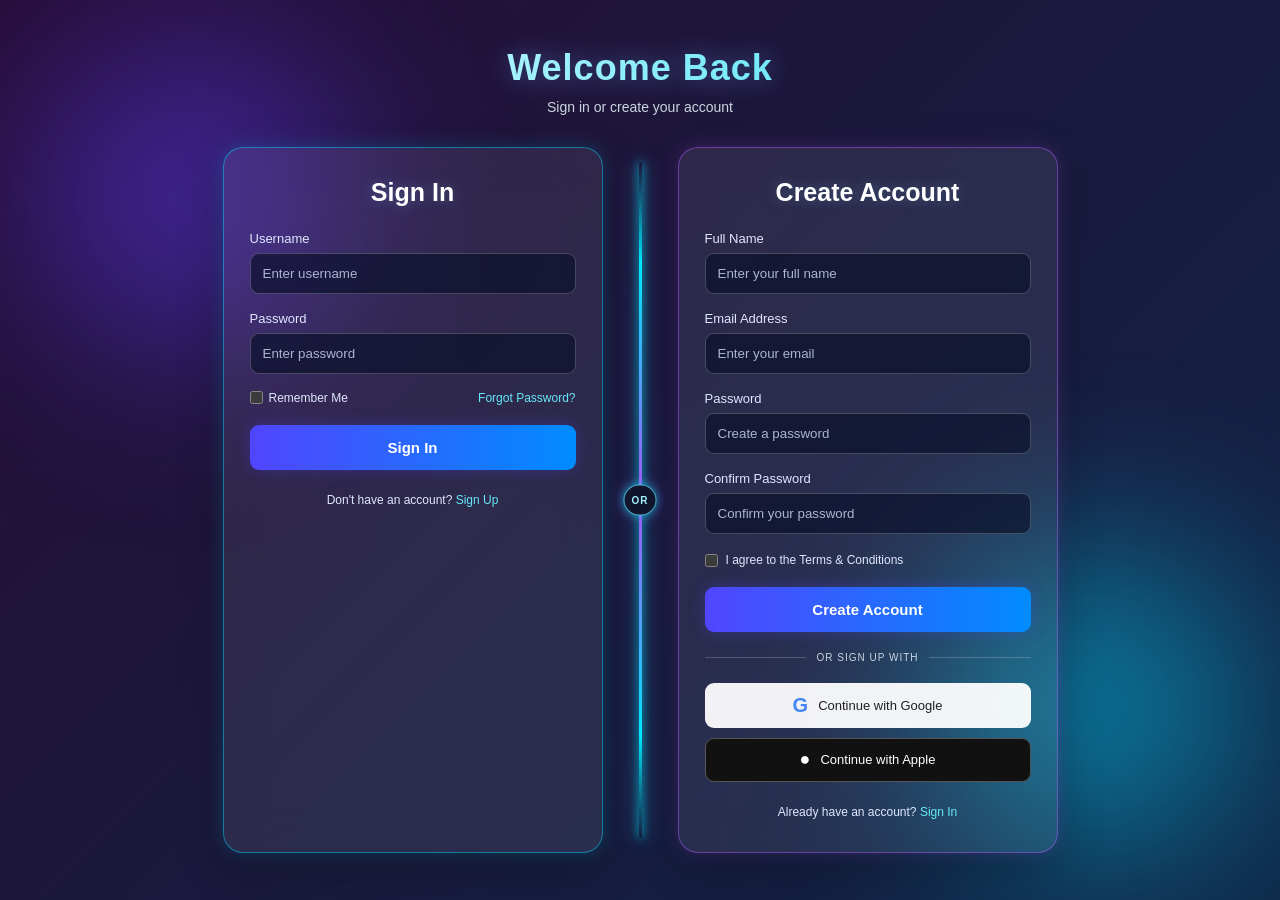
<file: html/login_page.html>
<!DOCTYPE html>
<html lang="en">
<head>
    <meta charset="UTF-8">
    <meta name="viewport" content="width=device-width, initial-scale=1.0">
    <title>Sign In & Sign Up</title>
    <link rel="stylesheet" href="/css/styles.css">
</head>

<body>

    <header class="page-header">
        <h1>Welcome Back</h1>
        <p>Sign in or create your account</p>
    </header>

    <main class="auth-container">

        <!-- SIGN IN CARD -->
        <section class="login-box">
            <h2>Sign In</h2>

            <form action="/login" method="post">
                <div class="input-box">
                    <label for="username">Username</label>
                    <input
                        type="text"
                        id="username"
                        name="username"
                        placeholder="Enter username"
                        autocomplete="username"
                        required>
                </div>

                <div class="input-box">
                    <label for="password">Password</label>
                    <input
                        type="password"
                        id="password"
                        name="password"
                        placeholder="Enter password"
                        autocomplete="current-password"
                        required>
                </div>

                <div class="options">
                    <label class="remember">
                        <input type="checkbox" name="remember">
                        Remember Me
                    </label>

                    <a href="/forget-password">Forgot Password?</a>
                </div>

                <button type="submit">Sign In</button>
            </form>

            <p class="signup">
                Don't have an account?
                <a href="/register">Sign Up</a>
            </p>
        </section>

        <!-- NEON DIVIDER -->
        <div class="neon-divider" aria-hidden="true">
            <span>OR</span>
        </div>

        <!-- SIGN UP CARD -->
        <section class="register-box">
            <h2>Create Account</h2>

            <form action="/register" method="post">
                <div class="input-box">
                    <label for="reg-name">Full Name</label>
                    <input
                        type="text"
                        id="reg-name"
                        name="name"
                        placeholder="Enter your full name"
                        autocomplete="name"
                        required>
                </div>

                <div class="input-box">
                    <label for="reg-email">Email Address</label>
                    <input
                        type="email"
                        id="reg-email"
                        name="email"
                        placeholder="Enter your email"
                        autocomplete="email"
                        required>
                </div>

                <div class="input-box">
                    <label for="reg-password">Password</label>
                    <input
                        type="password"
                        id="reg-password"
                        name="password"
                        placeholder="Create a password"
                        autocomplete="new-password"
                        minlength="8"
                        required>
                </div>

                <div class="input-box">
                    <label for="confirm-password">Confirm Password</label>
                    <input
                        type="password"
                        id="confirm-password"
                        name="confirm_password"
                        placeholder="Confirm your password"
                        autocomplete="new-password"
                        minlength="8"
                        required>
                </div>

                <label class="terms">
                    <input type="checkbox" name="terms" required>
                    <span>I agree to the Terms &amp; Conditions</span>
                </label>

                <button type="submit">Create Account</button>
            </form>

            <div class="divider">
                <span>OR SIGN UP WITH</span>
            </div>

            <div class="social-buttons">
                <button
                    type="button"
                    class="social-btn google"
                    onclick="window.location.href='/auth/google'">
                    <span class="google-icon">G</span>
                    Continue with Google
                </button>

                <button
                    type="button"
                    class="social-btn apple"
                    onclick="window.location.href='/auth/apple'">
                    <span class="apple-icon">●</span>
                    Continue with Apple
                </button>
            </div>

            <p class="signin">
                Already have an account?
                <a href="/login">Sign In</a>
            </p>
        </section>

    </main>

</body>
</html>
</file>
<file: css/styles.css>
/* ===== RESET ===== */
* {
    margin: 0;
    padding: 0;
    box-sizing: border-box;
    font-family: Arial, Helvetica, sans-serif;
}

:root {
    color-scheme: dark;
}

body {
    min-height: 100vh;
    padding: 35px 24px;
    display: flex;
    flex-direction: column;
    justify-content: center;
    align-items: center;
    gap: 32px;
    overflow-x: hidden;
    position: relative;
    isolation: isolate;

    background: linear-gradient(
        -45deg,
        #080b1c,
        #191044,
        #082d4b,
        #260d35
    );
    background-size: 400% 400%;
    animation: gradientMove 12s ease infinite;
}

@keyframes gradientMove {
    0%, 100% { background-position: 0% 50%; }
    50% { background-position: 100% 50%; }
}

/* ===== BACKGROUND GLOW ===== */
body::before,
body::after {
    content: "";
    position: fixed;
    width: 300px;
    height: 300px;
    border-radius: 50%;
    filter: blur(100px);
    opacity: 0.55;
    pointer-events: none;
    z-index: -1;
    animation: glowMove 8s ease-in-out infinite alternate;
}

body::before {
    background: #633cff;
    top: 5%;
    left: 3%;
}

body::after {
    background: #00d9ff;
    right: 3%;
    bottom: 5%;
    animation-delay: -4s;
}

@keyframes glowMove {
    from {
        transform: translate(0, 0) scale(0.9);
    }
    to {
        transform: translate(35px, -25px) scale(1.2);
    }
}

/* ===== PAGE HEADING ===== */
.page-header {
    width: 100%;
    text-align: center;
    color: white;
}

.page-header h1 {
    font-size: clamp(26px, 4vw, 36px);
    font-weight: 800;
    letter-spacing: 1px;

    background: linear-gradient(
        90deg,
        #ffffff,
        #67e8f9,
        #c4b5fd,
        #ffffff
    );
    background-size: 200% auto;
    color: transparent;
    background-clip: text;
    -webkit-background-clip: text;

    filter: drop-shadow(0 0 12px rgba(96, 165, 250, 0.45));
    animation: titleShine 5s linear infinite;
}

.page-header p {
    margin-top: 10px;
    color: #cbd5e1;
    font-size: 14px;
}

@keyframes titleShine {
    to { background-position: 200% center; }
}

/* ===== TWO-CARD LAYOUT ===== */
.auth-container {
    width: 100%;
    max-width: 850px;
    display: flex;
    flex-direction: row;
    justify-content: center;
    align-items: stretch;
    gap: 36px;
    position: relative;
}

/* ===== GLASS CARDS ===== */
.login-box,
.register-box {
    flex: 1 1 0;
    min-width: 0;
    max-width: 380px;
    padding: 30px 26px;

    position: relative;
    border: 1px solid rgba(255, 255, 255, 0.2);
    border-radius: 20px;

    background: rgba(255, 255, 255, 0.08);
    backdrop-filter: blur(22px);
    -webkit-backdrop-filter: blur(22px);

    box-shadow:
        0 15px 45px rgba(0, 0, 0, 0.3),
        0 0 20px rgba(99, 60, 255, 0.15);

    animation: cardAppear 0.8s ease both;
    transition:
        transform 0.35s ease,
        border-color 0.35s ease,
        box-shadow 0.35s ease;
}

.login-box {
    border-color: rgba(0, 217, 255, 0.45);
    box-shadow:
        0 0 18px rgba(0, 217, 255, 0.2),
        0 15px 45px rgba(0, 0, 0, 0.3);
}

.register-box {
    border-color: rgba(168, 85, 247, 0.5);
    box-shadow:
        0 0 18px rgba(168, 85, 247, 0.22),
        0 15px 45px rgba(0, 0, 0, 0.3);
}

.login-box:hover {
    transform: translateY(-5px);
    border-color: #00d9ff;
    box-shadow:
        0 0 20px rgba(0, 217, 255, 0.5),
        0 0 40px rgba(0, 217, 255, 0.18),
        0 20px 45px rgba(0, 0, 0, 0.35);
}

.register-box:hover {
    transform: translateY(-5px);
    border-color: #c084fc;
    box-shadow:
        0 0 20px rgba(168, 85, 247, 0.55),
        0 0 40px rgba(168, 85, 247, 0.2),
        0 20px 45px rgba(0, 0, 0, 0.35);
}

@keyframes cardAppear {
    from {
        opacity: 0;
        translate: 0 20px;
    }
    to {
        opacity: 1;
        translate: 0 0;
    }
}

/* ===== CARD HEADINGS ===== */
.login-box h2,
.register-box h2 {
    color: white;
    text-align: center;
    font-size: 25px;
    margin-bottom: 24px;
    white-space: normal;
    text-shadow: 0 0 15px rgba(125, 211, 252, 0.3);
}

/* ===== INPUTS ===== */
.input-box {
    margin-bottom: 17px;
}

.input-box label {
    display: block;
    margin-bottom: 7px;
    color: #e0e7ff;
    font-size: 13px;
}

.input-box input {
    display: block;
    width: 100%;
    min-width: 0;
    padding: 12px;

    color: white;
    background: rgba(8, 15, 40, 0.65);
    border: 1px solid rgba(255, 255, 255, 0.22);
    border-radius: 9px;
    outline: none;

    transition: border-color 0.3s ease, box-shadow 0.3s ease;
}

.input-box input::placeholder {
    color: #aab5d0;
}

.input-box input:focus {
    border-color: #67e8f9;
    box-shadow:
        0 0 8px rgba(103, 232, 249, 0.45),
        0 0 18px rgba(99, 60, 255, 0.2);
}

/* ===== SIGN IN OPTIONS ===== */
.options {
    display: flex;
    justify-content: space-between;
    align-items: center;
    flex-wrap: wrap;
    gap: 10px;
    margin-bottom: 20px;
    font-size: 12px;
    color: #e0e7ff;
}

.remember {
    display: inline-flex;
    align-items: center;
    gap: 6px;
}

.remember input,
.terms input {
    accent-color: #00d9ff;
}

.options a,
.signup a,
.signin a {
    color: #67e8f9;
    text-decoration: none;
}

.options a:hover,
.signup a:hover,
.signin a:hover {
    color: white;
    text-shadow: 0 0 10px #67e8f9;
}

/* ===== MAIN FORM BUTTONS ===== */
.login-box form > button,
.register-box form > button {
    width: 100%;
    min-height: 45px;
    padding: 12px;

    color: white;
    font-size: 15px;
    font-weight: bold;

    background: linear-gradient(
        90deg,
        #5145ff,
        #008cff,
        #a855f7
    );
    background-size: 200% auto;

    border: none;
    border-radius: 9px;
    cursor: pointer;

    box-shadow: 0 0 16px rgba(81, 69, 255, 0.3);
    transition: background-position 0.35s ease,
                transform 0.35s ease,
                box-shadow 0.35s ease;
}

.login-box form > button:hover,
.register-box form > button:hover {
    background-position: right center;
    transform: translateY(-2px);
    box-shadow:
        0 0 15px rgba(0, 217, 255, 0.45),
        0 0 28px rgba(81, 69, 255, 0.35);
}

/* ===== BOTTOM LINKS ===== */
.signup,
.signin {
    margin-top: 20px;
    color: #e0e7ff;
    text-align: center;
    font-size: 12px;
    line-height: 1.7;
}

/* ===== TERMS ===== */
.terms {
    display: flex;
    align-items: flex-start;
    gap: 8px;
    margin: 0 0 18px;
    color: #e0e7ff;
    font-size: 12px;
    line-height: 1.5;
}

.terms input {
    flex-shrink: 0;
    margin-top: 3px;
}

/* ===== SOCIAL DIVIDER ===== */
.divider {
    display: flex;
    align-items: center;
    gap: 10px;
    margin: 20px 0;
    color: #cbd5e1;
    font-size: 10px;
    letter-spacing: 1px;
}

.divider::before,
.divider::after {
    content: "";
    flex: 1;
    height: 1px;
    background: rgba(255, 255, 255, 0.2);
}

/* ===== SOCIAL BUTTONS ===== */
.social-buttons {
    display: flex;
    flex-direction: column;
    gap: 10px;
}

.social-btn {
    width: 100%;
    min-height: 44px;
    display: flex;
    align-items: center;
    justify-content: center;
    gap: 10px;
    padding: 10px;

    border: 1px solid rgba(255, 255, 255, 0.25);
    border-radius: 9px;
    background: rgba(255, 255, 255, 0.94);
    color: #202124;
    font-size: 13px;
    cursor: pointer;
    transition: transform 0.3s ease, box-shadow 0.3s ease;
}

.social-btn:hover {
    transform: translateY(-2px);
    box-shadow: 0 0 18px rgba(255, 255, 255, 0.2);
}

.google-icon {
    color: #4285f4;
    font-size: 20px;
    font-weight: bold;
}

.social-btn.apple {
    background: #111;
    color: white;
    border-color: #555;
}

.apple-icon {
    font-size: 18px;
}

/* ===== CENTER NEON DIVIDER ===== */
.neon-divider {
    align-self: stretch;
    flex: 0 0 3px;
    position: relative;
    display: flex;
    align-items: center;
    justify-content: center;
    margin: 15px 0;

    border-radius: 10px;
    background: linear-gradient(
        to bottom,
        transparent,
        #00eaff 15%,
        #a855f7 50%,
        #00eaff 85%,
        transparent
    );

    box-shadow:
        0 0 8px #00eaff,
        0 0 20px rgba(0, 234, 255, 0.7),
        0 0 35px rgba(168, 85, 247, 0.45);
}

.neon-divider span {
    position: absolute;
    top: 50%;
    left: 50%;
    transform: translate(-50%, -50%);

    padding: 9px 7px;
    border: 1px solid rgba(103, 232, 249, 0.7);
    border-radius: 20px;

    background: #11152e;
    color: #a5f3fc;
    font-size: 10px;
    font-weight: bold;
    letter-spacing: 1px;

    box-shadow:
        0 0 10px rgba(0, 234, 255, 0.6),
        0 0 20px rgba(168, 85, 247, 0.3);
}

/* ===== RESPONSIVE ===== */
@media (max-width: 760px) {
    body {
        justify-content: flex-start;
        padding: 30px 16px;
        gap: 25px;
    }

    .auth-container {
        flex-direction: column;
        align-items: center;
        gap: 28px;
        max-width: 400px;
    }

    .login-box,
    .register-box {
        flex: none;
        width: 100%;
        max-width: 380px;
        padding: 26px 22px;
    }

    .neon-divider {
        align-self: center;
        flex: none;
        width: 150px;
        height: 3px;
        margin: 0;
        background: linear-gradient(
            to right,
            transparent,
            #00eaff,
            #a855f7,
            #00eaff,
            transparent
        );
    }

    .neon-divider span {
        padding: 5px 8px;
    }
}

/* ===== REDUCED MOTION ===== */
@media (prefers-reduced-motion: reduce) {
    *,
    *::before,
    *::after {
        animation: none !important;
        transition: none !important;
    }
}
</file>
